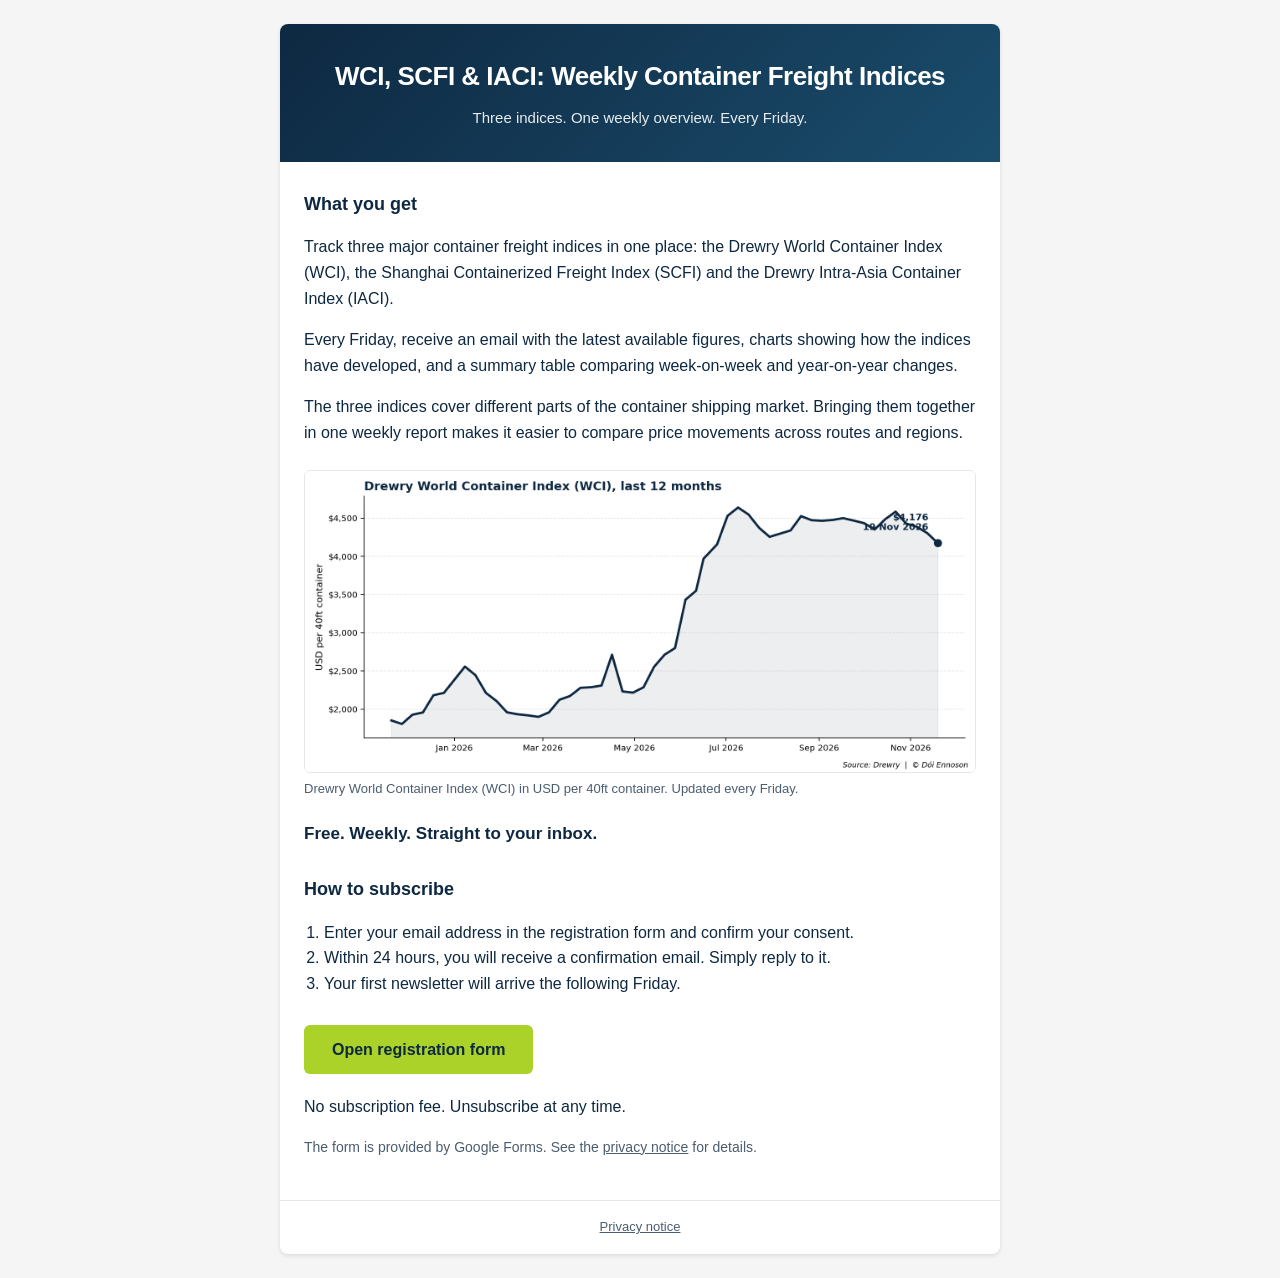
<file: docs/index.html>
<!DOCTYPE html>
<html lang="en">
<head>
    <meta charset="UTF-8">
    <meta name="viewport" content="width=device-width, initial-scale=1.0">
    <title>Weekly Container Freight Indices</title>
    <link rel="stylesheet" href="style.css">
</head>
<body>
    <div class="container">
        <div class="header">
            <h1>WCI, SCFI &amp; IACI: Weekly Container Freight Indices</h1>
            <p>Three indices. One weekly overview. Every Friday.</p>
        </div>
        <div class="content">
            <h2>What you get</h2>
            <p>Track three major container freight indices in one place: the Drewry World Container Index (WCI), the Shanghai Containerized Freight Index (SCFI) and the Drewry Intra-Asia Container Index (IACI).</p>
            <p>Every Friday, receive an email with the latest available figures, charts showing how the indices have developed, and a summary table comparing week-on-week and year-on-year changes.</p>
            <p>The three indices cover different parts of the container shipping market. Bringing them together in one weekly report makes it easier to compare price movements across routes and regions.</p>
            <figure class="chart">
                <img src="wci_chart.png" alt="Line chart of the Drewry World Container Index over the last 12 months" width="1600" height="720">
                <figcaption>Drewry World Container Index (WCI) in USD per 40ft container. Updated every Friday.</figcaption>
            </figure>
            <p class="tagline">Free. Weekly. Straight to your inbox.</p>

            <h2>How to subscribe</h2>
            <ol>
                <li>Enter your email address in the registration form and confirm your consent.</li>
                <li>Within 24 hours, you will receive a confirmation email. Simply reply to it.</li>
                <li>Your first newsletter will arrive the following Friday.</li>
            </ol>
            <a class="button" href="https://docs.google.com/forms/d/e/1FAIpQLSdM8qTVzOJJAo5VzikmKHR-8xbqpYdljNj9IUBK8EZ_CgU7jQ/viewform" target="_blank" rel="noopener">Open registration form</a>
            <p>No subscription fee. Unsubscribe at any time.</p>
            <p class="muted">The form is provided by Google Forms. See the <a href="privacy.html">privacy notice</a> for details.</p>
        </div>
        <div class="footer">
            <a href="privacy.html">Privacy notice</a>
        </div>
    </div>
</body>
</html>
</file>
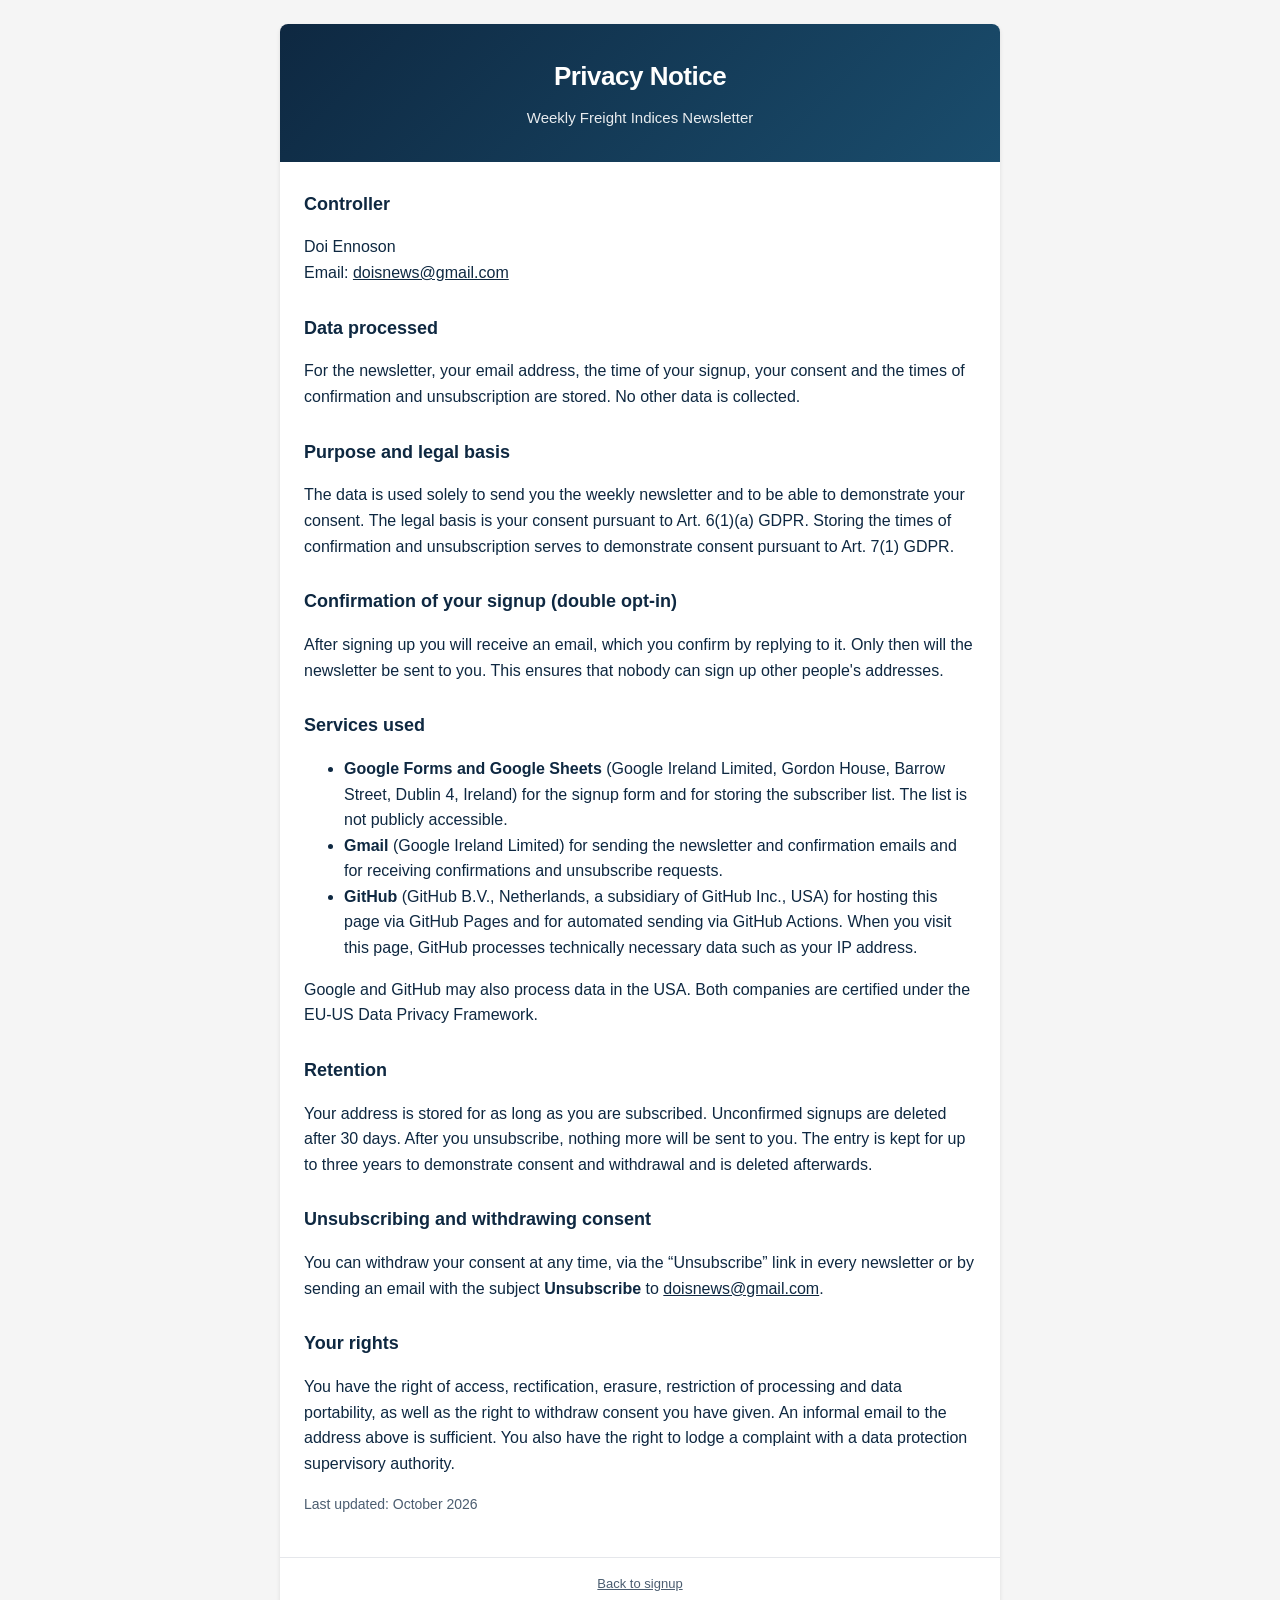
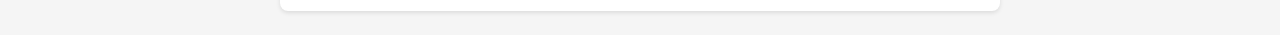
<file: docs/privacy.html>
<!DOCTYPE html>
<html lang="en">
<head>
    <meta charset="UTF-8">
    <meta name="viewport" content="width=device-width, initial-scale=1.0">
    <title>Privacy Notice</title>
    <link rel="stylesheet" href="style.css">
</head>
<body>
    <div class="container">
        <div class="header">
            <h1>Privacy Notice</h1>
            <p>Weekly Freight Indices Newsletter</p>
        </div>
        <div class="content">
            <h2>Controller</h2>
            <p>Doi Ennoson<br>Email: <a href="mailto:doisnews@gmail.com">doisnews@gmail.com</a></p>

            <h2>Data processed</h2>
            <p>For the newsletter, your email address, the time of your signup, your consent and the times of confirmation and unsubscription are stored. No other data is collected.</p>

            <h2>Purpose and legal basis</h2>
            <p>The data is used solely to send you the weekly newsletter and to be able to demonstrate your consent. The legal basis is your consent pursuant to Art. 6(1)(a) GDPR. Storing the times of confirmation and unsubscription serves to demonstrate consent pursuant to Art. 7(1) GDPR.</p>

            <h2>Confirmation of your signup (double opt-in)</h2>
            <p>After signing up you will receive an email, which you confirm by replying to it. Only then will the newsletter be sent to you. This ensures that nobody can sign up other people's addresses.</p>

            <h2>Services used</h2>
            <ul>
                <li><strong>Google Forms and Google Sheets</strong> (Google Ireland Limited, Gordon House, Barrow Street, Dublin 4, Ireland) for the signup form and for storing the subscriber list. The list is not publicly accessible.</li>
                <li><strong>Gmail</strong> (Google Ireland Limited) for sending the newsletter and confirmation emails and for receiving confirmations and unsubscribe requests.</li>
                <li><strong>GitHub</strong> (GitHub B.V., Netherlands, a subsidiary of GitHub Inc., USA) for hosting this page via GitHub Pages and for automated sending via GitHub Actions. When you visit this page, GitHub processes technically necessary data such as your IP address.</li>
            </ul>
            <p>Google and GitHub may also process data in the USA. Both companies are certified under the EU-US Data Privacy Framework.</p>

            <h2>Retention</h2>
            <p>Your address is stored for as long as you are subscribed. Unconfirmed signups are deleted after 30 days. After you unsubscribe, nothing more will be sent to you. The entry is kept for up to three years to demonstrate consent and withdrawal and is deleted afterwards.</p>

            <h2>Unsubscribing and withdrawing consent</h2>
            <p>You can withdraw your consent at any time, via the “Unsubscribe” link in every newsletter or by sending an email with the subject <strong>Unsubscribe</strong> to <a href="mailto:doisnews@gmail.com?subject=Unsubscribe">doisnews@gmail.com</a>.</p>

            <h2>Your rights</h2>
            <p>You have the right of access, rectification, erasure, restriction of processing and data portability, as well as the right to withdraw consent you have given. An informal email to the address above is sufficient. You also have the right to lodge a complaint with a data protection supervisory authority.</p>

            <p class="muted">Last updated: October 2026</p>
        </div>
        <div class="footer">
            <a href="index.html">Back to signup</a>
        </div>
    </div>
</body>
</html>
</file>
<file: docs/style.css>
:root {
    --navy: #0E2841;
    --navy-2: #1a4d6d;
    --green: #AAD228;
    --bg: #f5f5f5;
    --card: #ffffff;
    --text: #0E2841;
    --muted: #4b5d70;
    --border: #e5e7eb;
}
@media (prefers-color-scheme: dark) {
    :root {
        --bg: #0b1724;
        --card: #13263a;
        --text: #e8eef4;
        --muted: #a9b8c7;
        --border: #24394f;
    }
}
* { box-sizing: border-box; }
body {
    margin: 0;
    padding: 24px 16px;
    font-family: -apple-system, BlinkMacSystemFont, 'Segoe UI', Roboto, 'Helvetica Neue', Arial, sans-serif;
    line-height: 1.6;
    color: var(--text);
    background: var(--bg);
}
.container {
    max-width: 720px;
    margin: 0 auto;
    background: var(--card);
    border-radius: 8px;
    box-shadow: 0 2px 4px rgba(0,0,0,0.1);
    overflow: hidden;
}
.header {
    background: linear-gradient(135deg, var(--navy) 0%, var(--navy-2) 100%);
    color: #fff;
    padding: 32px 24px;
    text-align: center;
}
.header h1 { margin: 0 0 8px; font-size: 26px; letter-spacing: -0.5px; }
.header p { margin: 0; opacity: 0.9; font-size: 15px; color: #fff; }
.content { padding: 28px 24px; }
h2 { font-size: 18px; margin: 28px 0 8px; }
h2:first-child { margin-top: 0; }
p, li { color: var(--text); }
.muted { color: var(--muted); font-size: 14px; }
.button {
    display: inline-block;
    margin: 12px 0 4px;
    padding: 12px 28px;
    background: var(--green);
    color: var(--navy);
    font-weight: 700;
    text-decoration: none;
    border-radius: 6px;
}
.button:hover { filter: brightness(0.95); }
ol { padding-left: 20px; }
a { color: inherit; }
.footer {
    padding: 16px 24px;
    border-top: 1px solid var(--border);
    font-size: 13px;
    color: var(--muted);
    text-align: center;
}
.tagline {
    margin: 20px 0 0;
    font-size: 17px;
    font-weight: 700;
}
.chart { margin: 24px 0 0; }
.chart img {
    display: block;
    width: 100%;
    height: auto;
    border: 1px solid var(--border);
    border-radius: 6px;
}
.chart figcaption { margin-top: 6px; font-size: 13px; color: var(--muted); }
</file>
